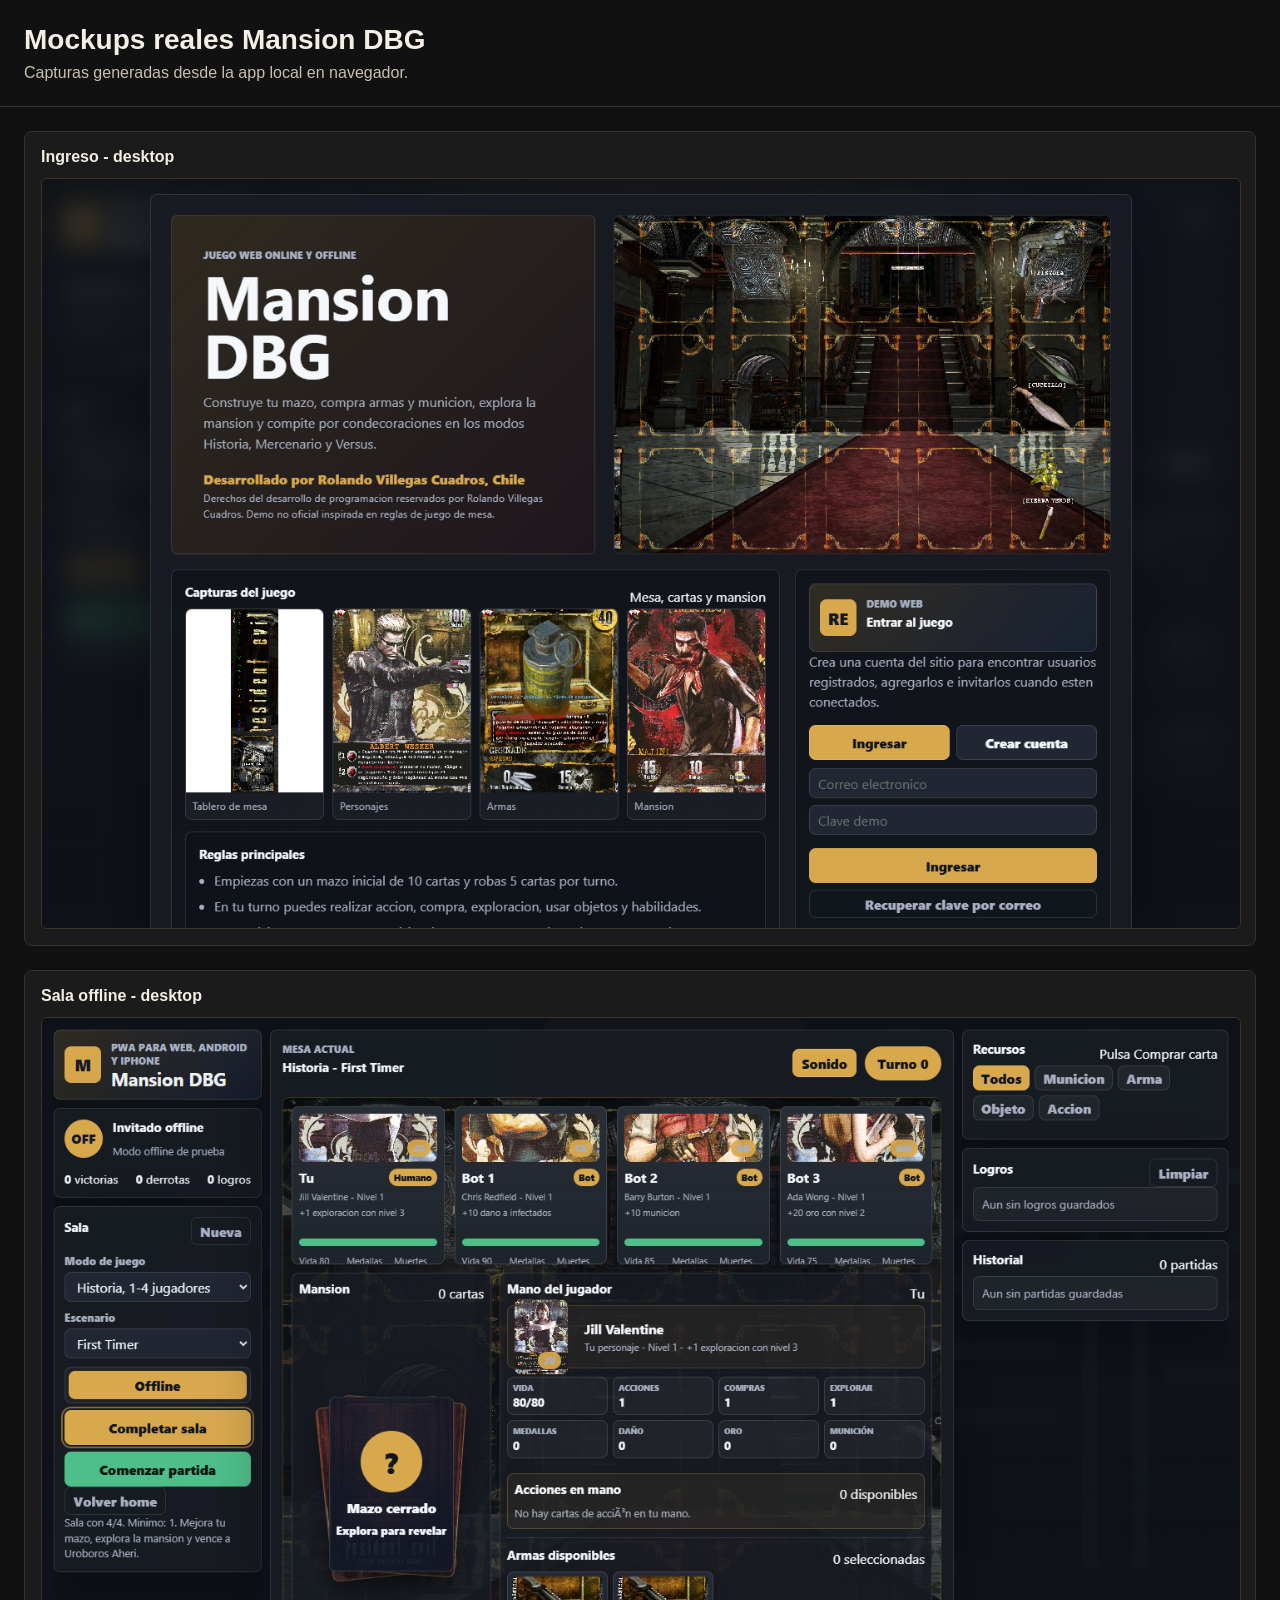
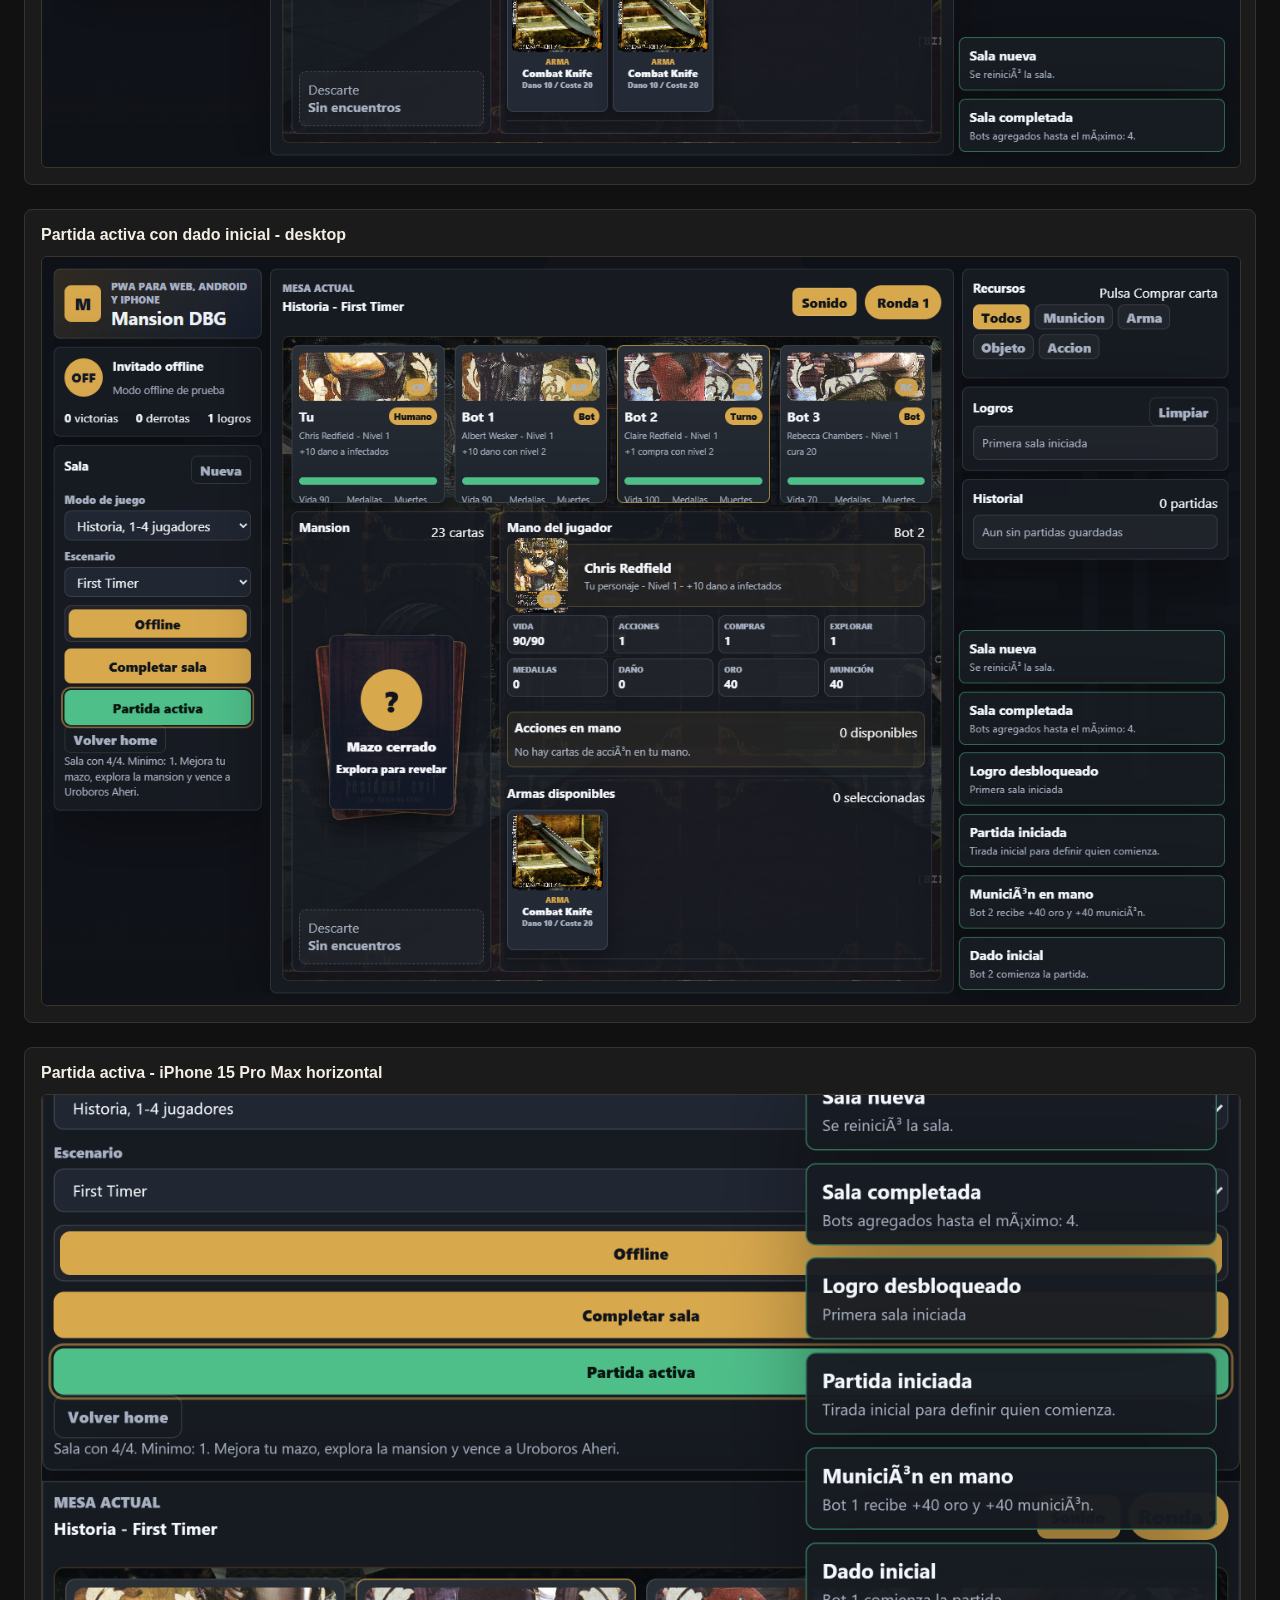
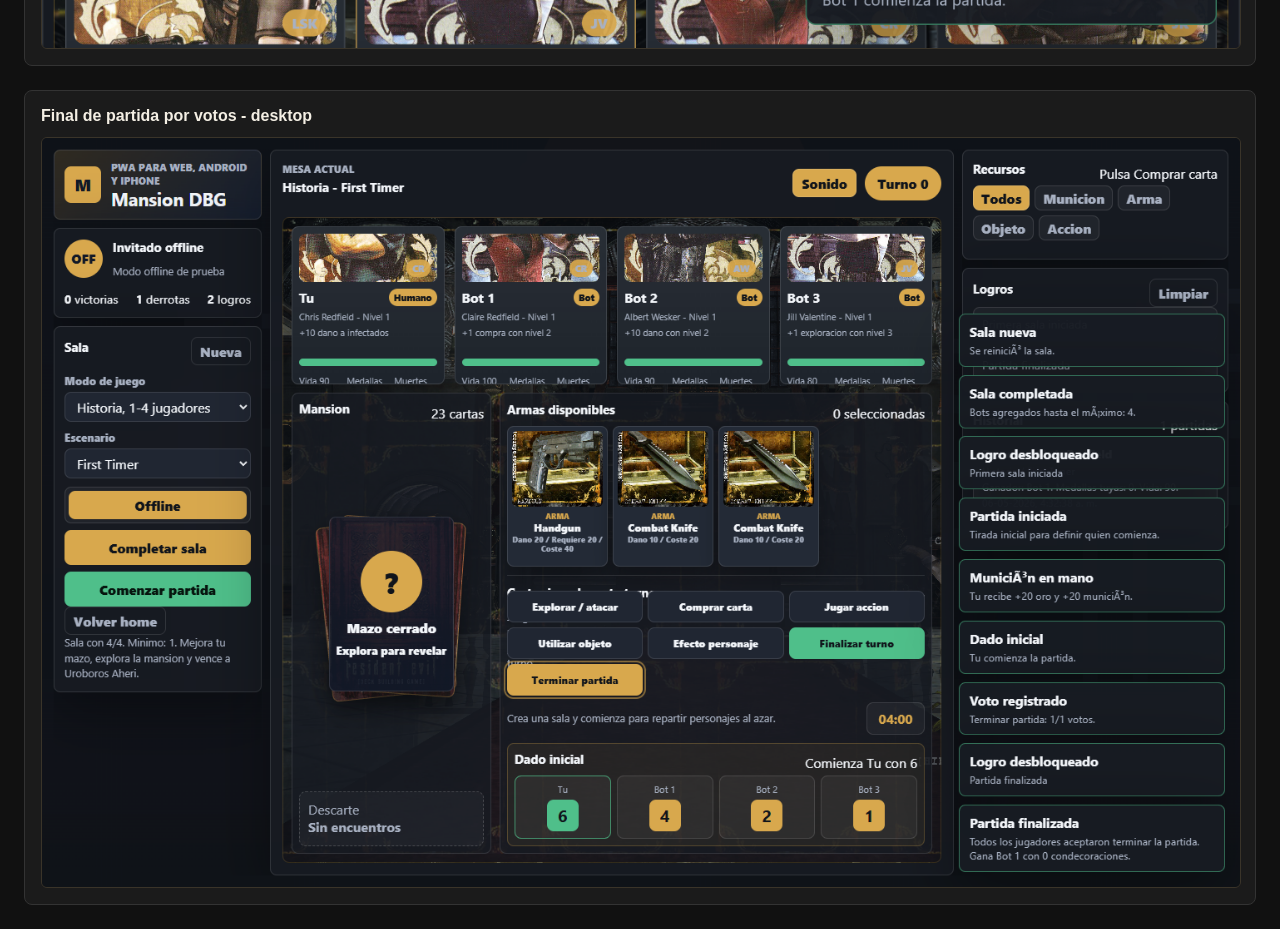
<file: mockups/index.html>
<!doctype html>
<html lang="es">
<head>
  <meta charset="utf-8">
  <meta name="viewport" content="width=device-width, initial-scale=1">
  <title>Mockups Mansion DBG</title>
  <style>
    body { margin: 0; font-family: Arial, sans-serif; background: #111; color: #f4efe4; }
    header { padding: 24px; border-bottom: 1px solid #333; }
    h1 { margin: 0 0 8px; font-size: 28px; }
    p { margin: 0; color: #c9c0ad; }
    main { display: grid; gap: 24px; padding: 24px; }
    figure { margin: 0; padding: 16px; background: #1b1b1b; border: 1px solid #333; border-radius: 8px; }
    figcaption { margin-bottom: 12px; font-weight: 700; }
    img { display: block; max-width: 100%; height: auto; border: 1px solid #3a3429; border-radius: 6px; }
  </style>
</head>
<body>
  <header>
    <h1>Mockups reales Mansion DBG</h1>
    <p>Capturas generadas desde la app local en navegador.</p>
  </header>
  <main>
    <figure><figcaption>Ingreso - desktop</figcaption><img src="01-ingreso-desktop.png" alt="Ingreso - desktop"></figure>
    <figure><figcaption>Sala offline - desktop</figcaption><img src="02-sala-desktop.png" alt="Sala offline - desktop"></figure>
    <figure><figcaption>Partida activa con dado inicial - desktop</figcaption><img src="03-partida-desktop.png" alt="Partida activa con dado inicial - desktop"></figure>
    <figure><figcaption>Partida activa - iPhone 15 Pro Max horizontal</figcaption><img src="04-iphone-15-pro-max-horizontal.png" alt="Partida activa - iPhone 15 Pro Max horizontal"></figure>
    <figure><figcaption>Final de partida por votos - desktop</figcaption><img src="05-final-partida-desktop.png" alt="Final de partida por votos - desktop"></figure>
  </main>
</body>
</html>
</file>
